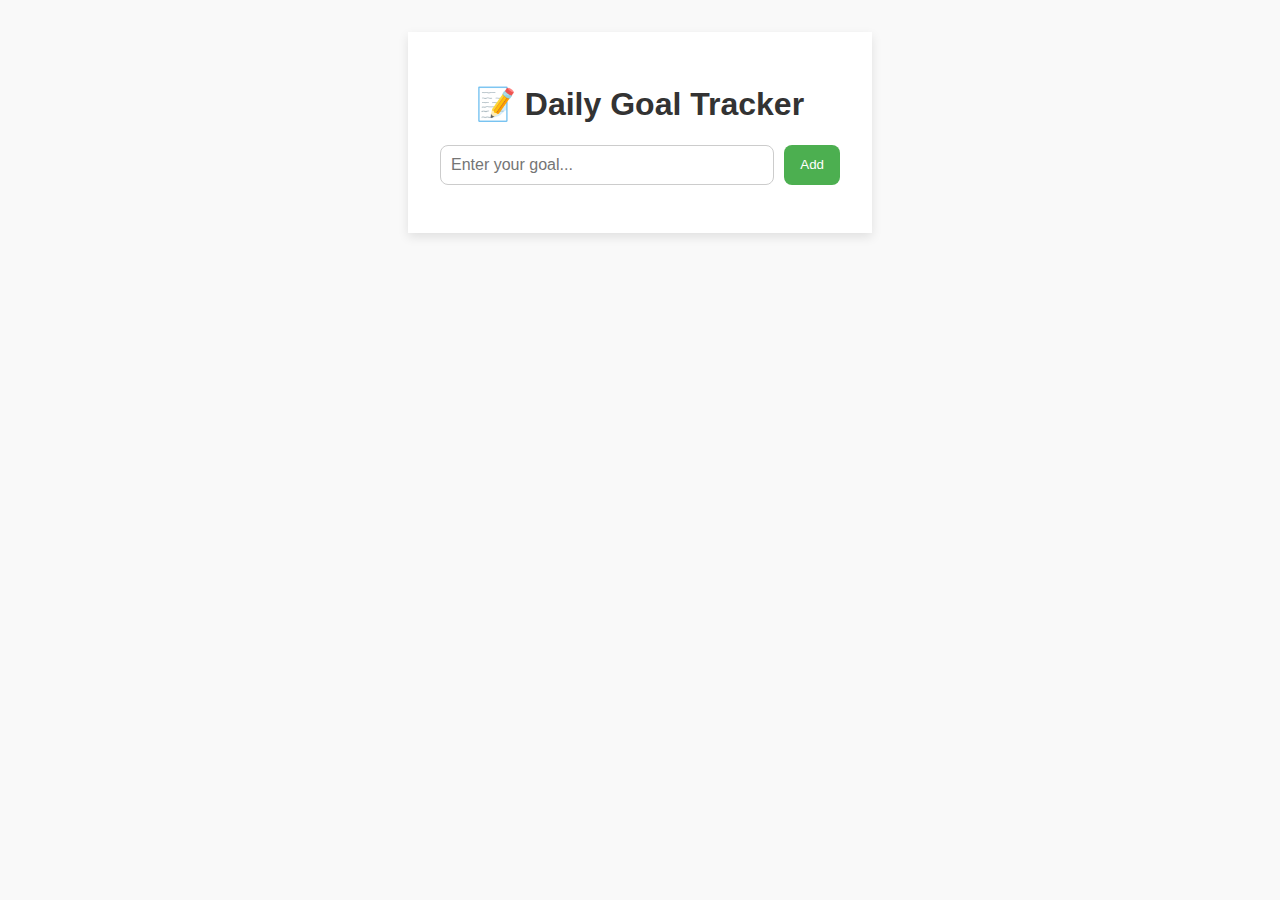
<file: project-01-daily-goal-tracker/index.html>
<!DOCTYPE html>
<html lang="en">

<head>
    <meta charset="UTF-8">
    <meta name="viewport" content="width=device-width, initial-scale=1.0">
    <title>Daily Goal Tracker</title>
    <link href="style.css" rel="stylesheet">
</head>

<body>
    <div class="container">
        <h1>📝 Daily Goal Tracker</h1>
        <div class="input-section">
            <input type="text" id="goal-input" placeholder="Enter your goal...">
            <button id="add-btn">Add</button>
        </div>
        <ul id="goal-list">
        </ul>
    </div>

    <script src="script.js"></script>
</body>

</html>
</file>
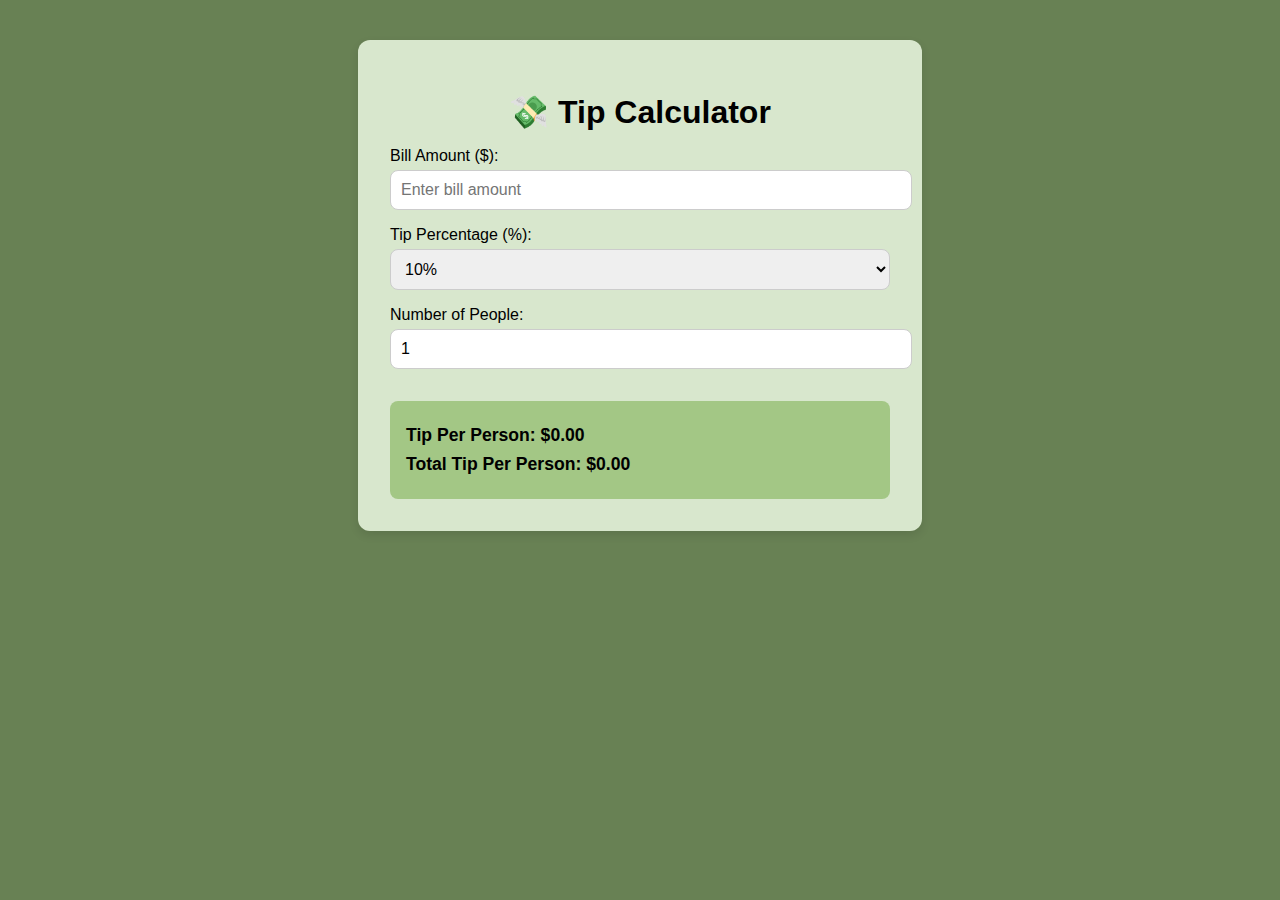
<file: project-02-tip-calculator/index.html>
<!DOCTYPE html>
<html lang="en">

<head>
    <meta charset="UTF-8">
    <meta name="viewport" content="width=device-width, initial-scale=1.0">
    <title>Tip Calculator</title>
    <link href="style.css" rel="stylesheet">
</head>

<body>
    <div class="container">
        <h1>💸 Tip Calculator</h1>
       
        <label for="bill">Bill Amount ($):</label>
        <input type="number" id="bill" placeholder="Enter bill amount">

        <label for="tip">Tip Percentage (%):</label>
        <select id="tip">
            <option value="5">5%</option>
            <option value="10" selected>10%</option>
            <option value="15">15%</option>
            <option value="20">20%</option>
        </select>

        <label for="people">Number of People:</label>
        <input type="number" id="people" value="1" min="1">

        <div class="result">
            <p>Tip Per Person: <span id="tip-amount">$0.00</span></p>
            <p>Total Tip Per Person: <span id="total-amount">$0.00</span></p>
        </div>
    </div>

    <script src="script.js"></script>
</body>

</html>
</file>
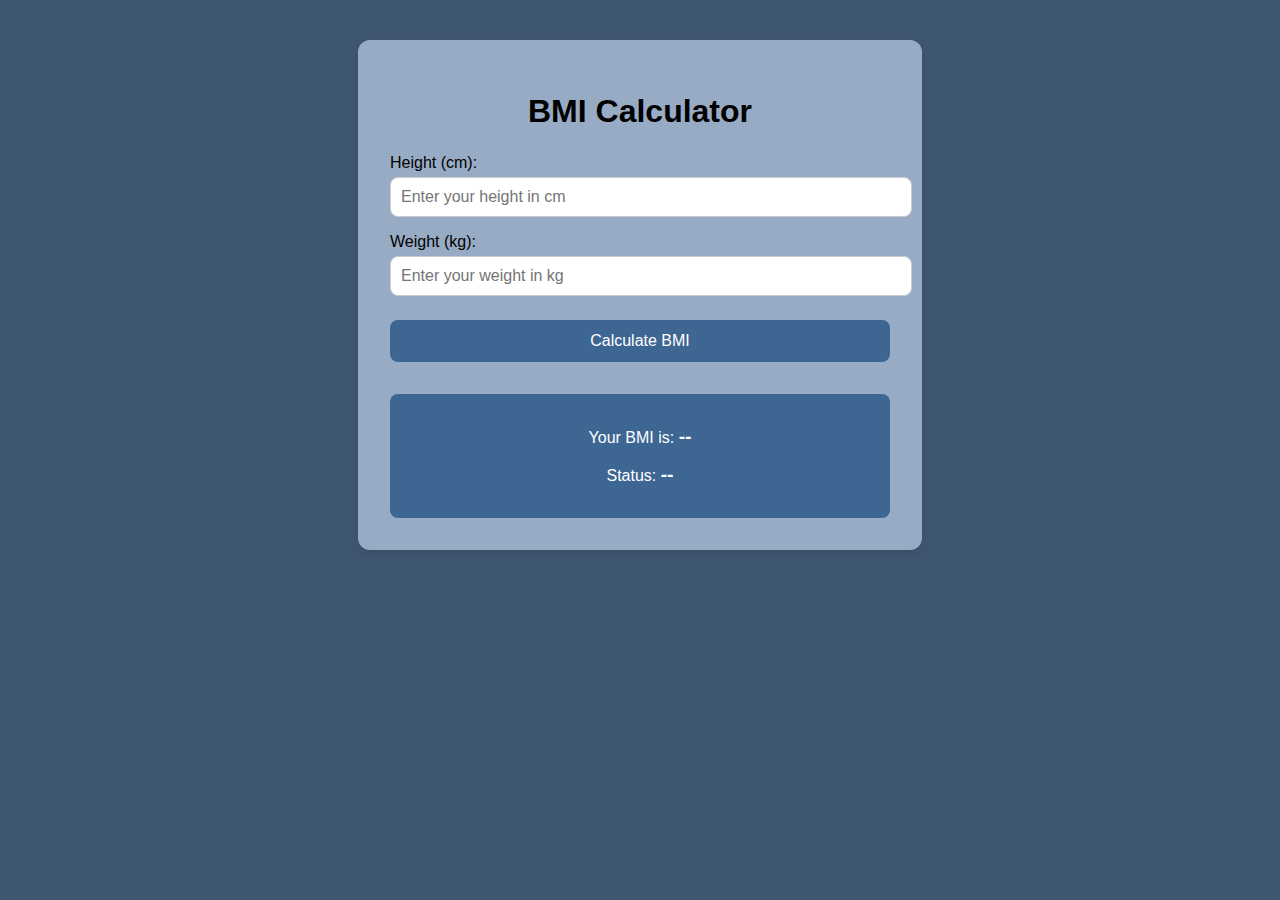
<file: project-03-bmi-calculator/index.html>
<!DOCTYPE html>
<html lang="en">

<head>
    <meta charset="UTF-8">
    <meta name="viewport" content="width=device-width, initial-scale=1.0">
    <title>BMI Calculator</title>
    <link href="style.css" rel="stylesheet">
</head>

<body>
    <div class="container">
        <h1>BMI Calculator</h1>
    
        <label for="height">Height (cm):</label>
        <input type="number" id="height" placeholder="Enter your height in cm" />
    
        <label for="weight">Weight (kg):</label>
        <input type="number" id="weight" placeholder="Enter your weight in kg" />
    
        <button id="calculate">Calculate BMI</button>
    
        <div class="result">
            <p>Your BMI is: <span id="bmi-value">--</span></p>
            <p>Status: <span id="bmi-status">--</span></p>
        </div>
    <script src="script.js"></script>
</body>

</html>
</file>
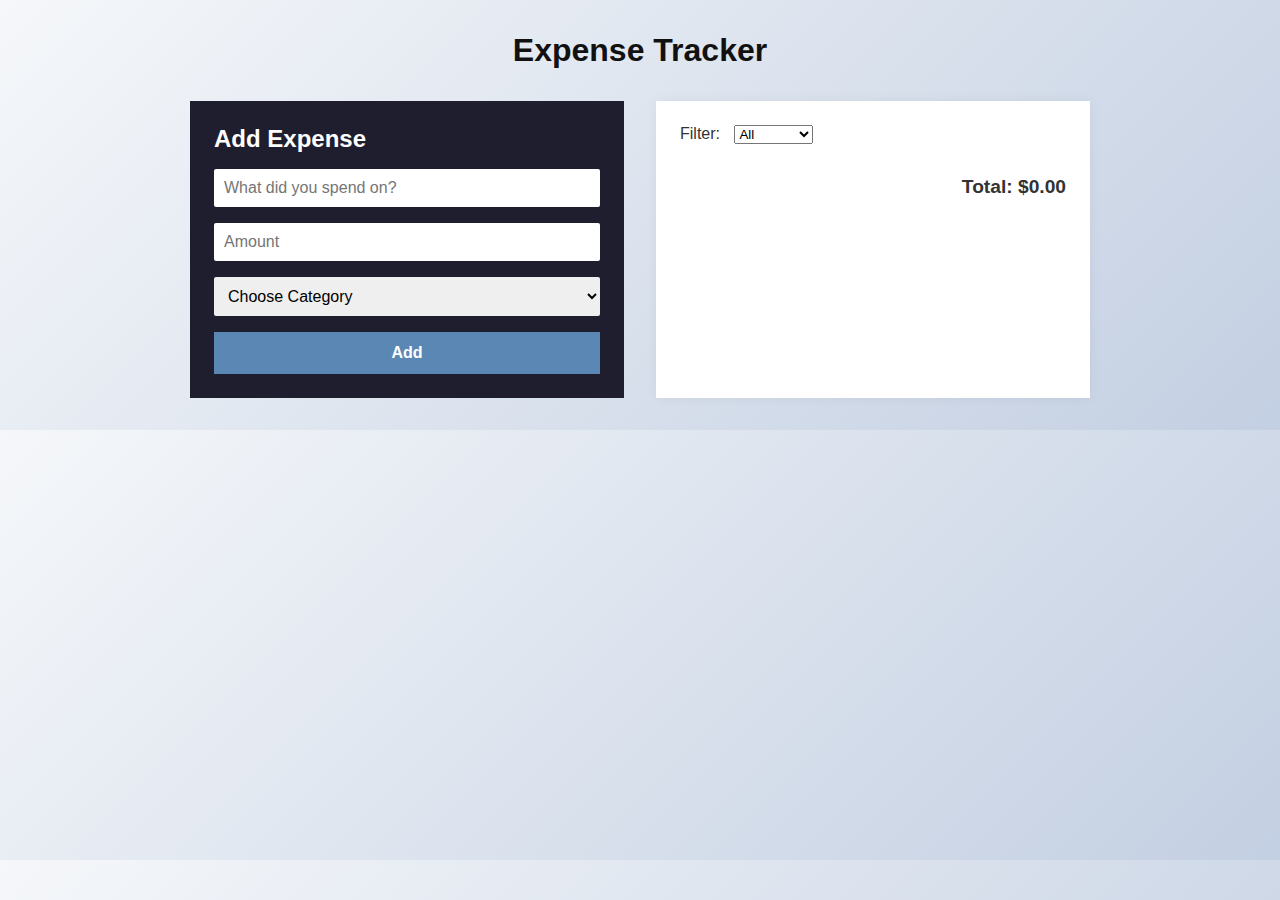
<file: project-04-expense-tracker/index.html>
<!DOCTYPE html>
<html lang="en">

<head>
    <meta charset="UTF-8">
    <meta name="viewport" content="width=device-width, initial-scale=1.0">
    <title>Expense Tracker</title>
    <link rel="stylesheet" href="style.css" />
</head>

<body>
    <div class="app">
        <h1>Expense Tracker</h1>

        <div class="tracker">
            <div class="input-section">
                <h2>Add Expense</h2>
                <input type="text" id="desc" placeholder="What did you spend on?">
                <input type="number" id="amount" placeholder="Amount">
                <select id="category">
                    <option value="">Choose Category</option>
                    <option value="Food">Food</option>
                    <option value="Travel">Travel</option>
                    <option value="Shopping">Shopping</option>
                    <option value="Other">Other</option>
                </select>
                <button id="add">Add</button>
            </div>

            <div class="output-section">
                <div class="filter-bar">
                    <label for="filter">Filter:</label>
                    <select id="filter">
                        <option value="All">All</option>
                        <option value="Food">Food</option>
                        <option value="Travel">Travel</option>
                        <option value="Shopping">Shopping</option>
                        <option value="Other">Other</option>
                    </select>
                </div>

                <ul id="expense-list"></ul>

                <div class="total-display">
                    Total: <span id="total-amount">$0.00</span>
                </div>
            </div>
        </div>
    </div>
    <script src="script.js"></script>
</body>

</html>
</file>
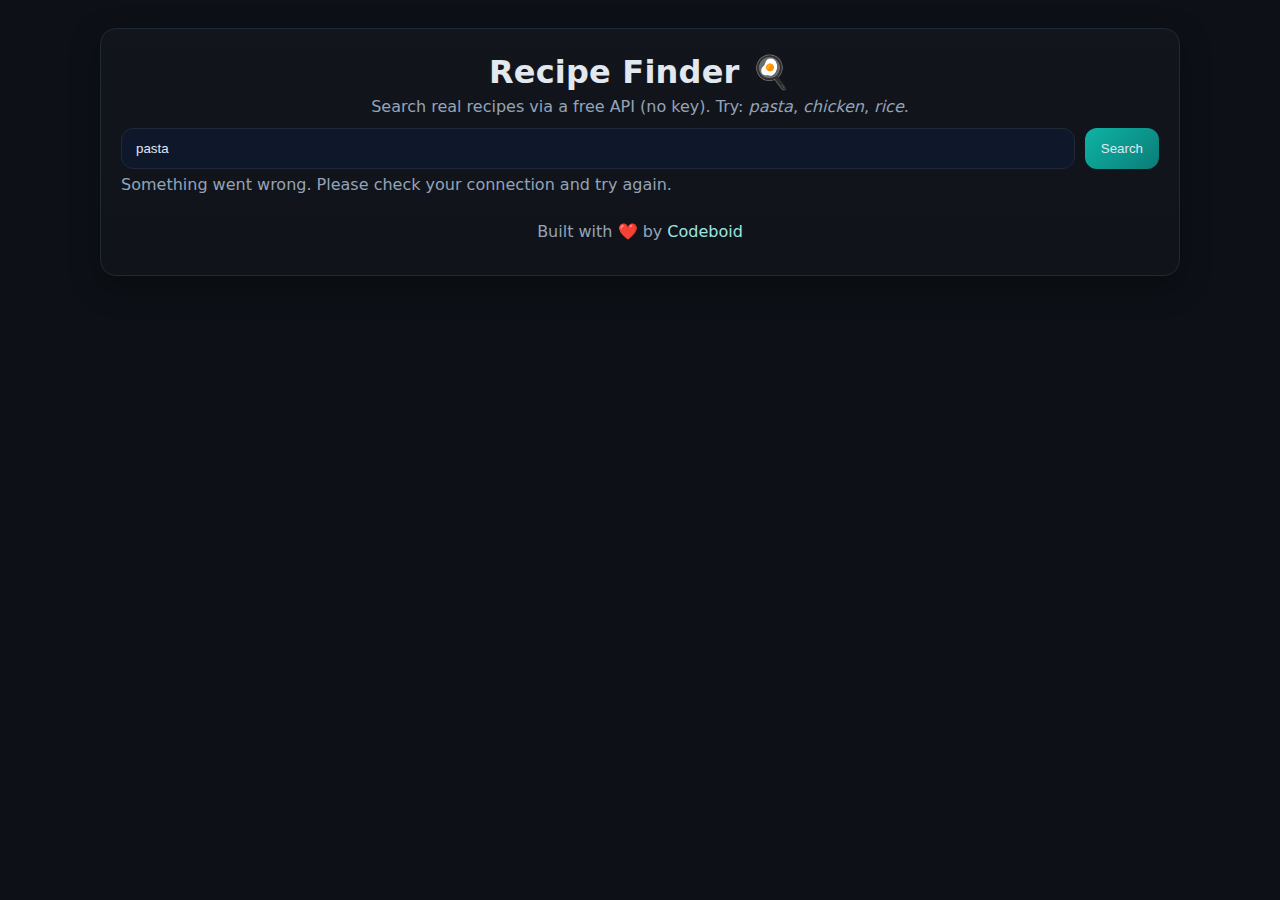
<file: recipe-finder/index.html>
<!DOCTYPE html>
<html lang="en">

<head>
    <meta charset="UTF-8" />
    <meta name="viewport" content="width=device-width, initial-scale=1" />
    <title>Recipe Finder — Codeboid</title>
    <link rel="stylesheet" href="style.css" />
</head>

<body>
    <main class="container">
        <header class="header">
            <h1>Recipe Finder 🍳</h1>
            <p class="sub">Search real recipes via a free API (no key). Try: <em>pasta</em>, <em>chicken</em>,
                <em>rice</em>.</p>
        </header>

        <form id="searchForm" class="search" role="search" aria-label="Recipe search">
            <label for="q" class="sr-only">Search recipes</label>
            <input id="q" name="q" type="search" placeholder="Search recipes (e.g., pasta)" autocomplete="off" />
            <button class="btn primary" type="submit">Search</button>
        </form>

        <p id="status" class="status" aria-live="polite"></p>

        <section id="results" class="grid" aria-label="Search results">
            <!-- Cards render here -->
        </section>

        <footer class="footer">
            <p>Built with ❤️ by <a href="https://codeboid.com" target="_blank" rel="noopener">Codeboid</a></p>
        </footer>
    </main>

    <script src="script.js"></script>
</body>

</html>
</file>
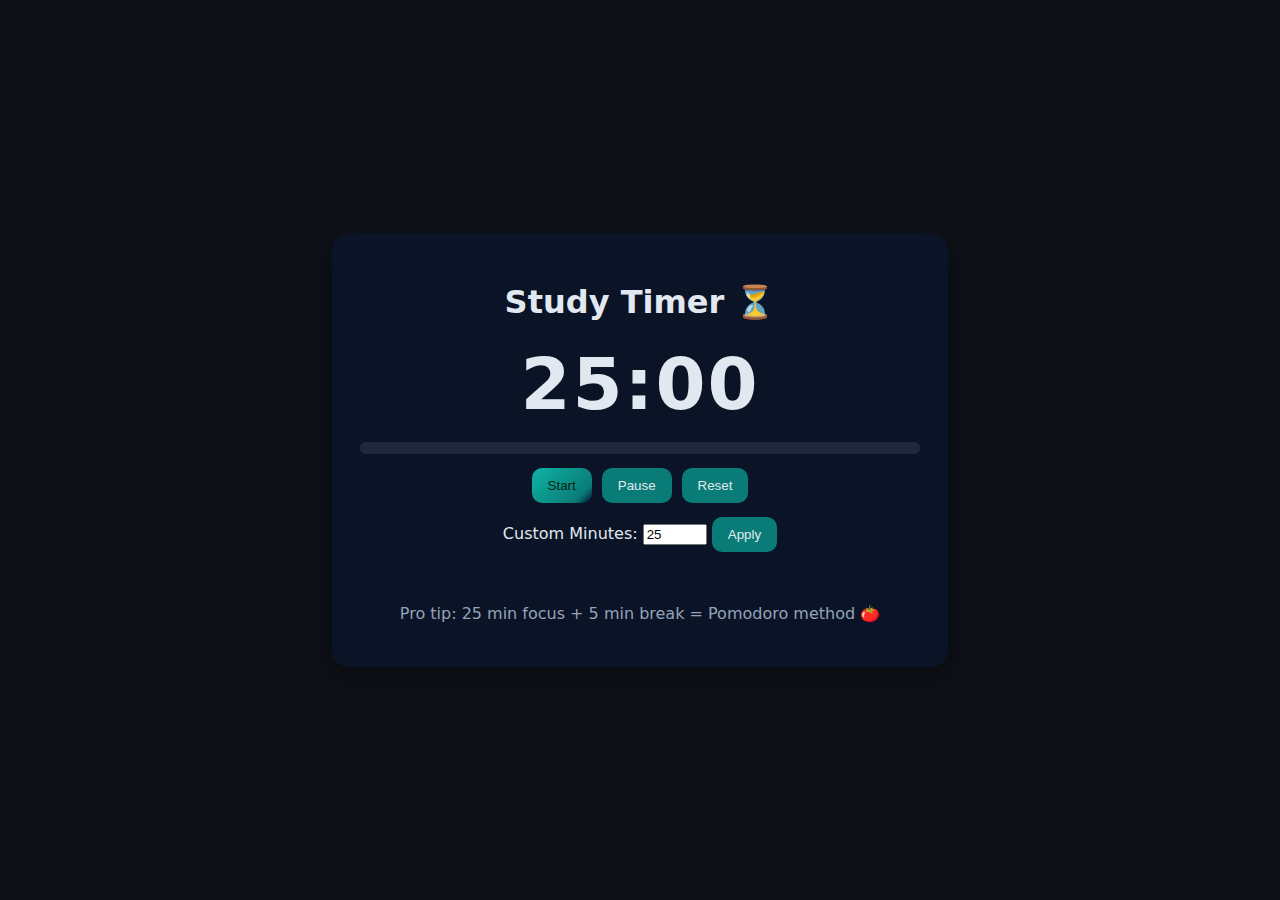
<file: study-timer/index.html>
<!DOCTYPE html>
<html lang="en">

<head>
    <meta charset="UTF-8" />
    <meta name="viewport" content="width=device-width, initial-scale=1.0" />
    <title>Study Timer</title>
    <link rel="stylesheet" href="style.css" />
</head>

<body>
    <main class="container">
        <h1>Study Timer ⏳</h1>

        <div id="timer">25:00</div>

        <div class="progress">
            <div class="bar" id="bar"></div>
        </div>

        <div class="controls">
            <button id="start">Start</button>
            <button id="pause" disabled>Pause</button>
            <button id="reset" disabled>Reset</button>
        </div>

        <div class="custom">
            <label>
                Custom Minutes:
                <input type="number" id="minutes" min="1" max="180" value="25" />
            </label>
            <button id="apply">Apply</button>
        </div>

        <p id="error" class="error"></p>
        <p class="tip">Pro tip: 25 min focus + 5 min break = Pomodoro method 🍅</p>

        <audio id="ding" src="https://actions.google.com/sounds/v1/alarms/beep_short.ogg" preload="auto"></audio>
    </main>

    <script src="script.js"></script>
</body>

</html>
</file>
<file: project-01-daily-goal-tracker/style.css>
body {
    font-family: 'Segoe UI', Tahoma, Geneva, Verdana, sans-serif;
    background-color: #f9f9f9;
    margin: 0;
    padding: 2rem;
    display: flex;
    justify-content: center;
}

.container {
    background-color: white;
    padding: 2rem;
    width: 100%;
    max-width: 400px;
    box-shadow: 0 4px 10px rgba(0, 0, 0, 0.1);
}

h1 {
    text-align: center;
    color: #333;
}

.input-section {
    display: flex;
    gap: 10px;
    margin-bottom: 1rem;
}

input {
    flex: 1;
    padding: 10px;
    font-size: 1rem;
    border: 1px solid #ccc;
    border-radius: 8px;
}

button {
    padding: 10px 16px;
    background-color: #4caf50;
    color: white;
    border: none;
    border-radius: 8px;
    cursor: pointer;
}

button:hover {
    background-color: #45a049;
}

ul {
    list-style: none;
    padding: 0;
}

li {
    background-color: #f1f1f1;
    padding: 10px;
    margin-bottom: 8px;
    border-radius: 8px;
    display: flex;
    justify-content: space-between;
    align-items: center;
}

li.completed {
    text-decoration: line-through;
    color: gray;
}

li button {
    background-color: #ff4d4d;
    padding: 6px 10px;
    border: none;
    border-radius: 6px;
    color: white;
    cursor: pointer;
}

li button:hover {
    background-color: #e60000;
}
</file>
<file: project-02-tip-calculator/style.css>
body {
    font-family: 'Segoe UI', sans-serif;
    background-color: #688154;
    padding: 2rem;
    display: flex;
    justify-content: center;
}

.container {
    background: #d8e7cd;
    padding: 2rem;
    border-radius: 12px;
    max-width: 500px;
    width: 100%;
    box-shadow: 0 4px 10px rgba(0, 0, 0, 0.1);
}

h1 {
    margin-bottom: 1rem;
    text-align: center;
}

label {
    display: block;
    margin-top: 1rem;
    font-weight: 500;
}

input,
select {
    width: 100%;
    padding: 10px;
    margin-top: 5px;
    border-radius: 8px;
    border: 1px solid #ccc;
    font-size: 1rem;
}

.result {
    margin-top: 2rem;
    padding: 1rem;
    background: #a3c785;
    border-radius: 8px;
}

.result p {
    margin: 0.5rem 0;
    font-weight: bold;
    font-size: 1.1rem;
}
</file>
<file: project-03-bmi-calculator/style.css>
body {
    font-family: 'Segoe UI', sans-serif;
    background: #405770;
    padding: 2rem;
    display: flex;
    justify-content: center;
}

.container {
    background: #98abc4;
    padding: 2rem;
    max-width: 500px;
    width: 100%;
    border-radius: 12px;
    box-shadow: 0 4px 12px rgba(0, 0, 0, 0.1);
}

h1 {
    text-align: center;
    margin-bottom: 1.5rem;
}

label {
    display: block;
    margin-top: 1rem;
    font-weight: 500;
}

input {
    width: 100%;
    padding: 10px;
    margin-top: 5px;
    font-size: 1rem;
    border: 1px solid #ccc;
    border-radius: 8px;
}

button {
    width: 100%;
    padding: 12px;
    background: #3e6693;
    color: white;
    border: none;
    border-radius: 8px;
    margin-top: 1.5rem;
    font-size: 1rem;
    cursor: pointer;
    transition: background 0.3s ease;
}

button:hover {
    background: #2b588d;
}

.result {
    margin-top: 2rem;
    padding: 1rem;
    background: #3e6693;
    border-radius: 8px;
    text-align: center;
    color: white;
}

.result span {
    font-weight: bold;
    font-size: 1.2rem;
}
</file>
<file: project-04-expense-tracker/style.css>
* {
    box-sizing: border-box;
    margin: 0;
    padding: 0;
}

body {
    font-family: 'Trebuchet MS', 'Lucida Sans Unicode', 'Lucida Grande', 'Lucida Sans', Arial, sans-serif;
    background: linear-gradient(135deg, #f5f7fa, #c3cfe2);
    padding: 2rem;
    color: #333;
}

h1 {
    text-align: center;
    margin-bottom: 2rem;
    color: #111;
}

.tracker {
    display: flex;
    gap: 2rem;
    max-width: 900px;
    margin: 0 auto;
    flex-wrap: wrap;
}

.input-section {
    background-color: #1e1e2f;
    color: white;
    padding: 1.5rem;
    flex: 1;
    min-width: 280px;
}

.input-section h2 {
    margin-bottom: 1rem;
    font-size: 1.5rem;
}

.input-section input, .input-section select {
    width: 100%;
    padding: 10px;
    margin-bottom: 1rem;
    border: none;
    border-radius: 2px;
    font-size: 1rem;
}

.input-section button {
    width: 100%;
    padding: 12px;
    font-size: 1rem;
    background-color: #5a87b4;
    border: none;
    color: white;
    cursor: pointer;
    transition: 0.3s ease;
    font-weight: bold;
}

.input-section button:hover{
    background-color: #4c749b;
}

.output-section {
    background-color: white;
    padding: 1.5rem;
    flex: 1;
    min-width: 280px;
    box-shadow: 0 0 12px rgba(0, 0, 0, 0.05);
}

.filter-bar {
    margin-bottom: 1rem;
}

.filter-bar label {
    font-weight: 500;
    margin-right: 10px;
}

#expense-list {
    list-style: none;
    max-height: 280px;
    overflow-y: auto;
    margin-bottom: 1rem;
}

#expense-list li {
    background-color: #f3f3f3;
    margin-bottom: 0.5rem;
    padding: 10px;
    border-radius: 5px;
    display: flex;
    justify-content: space-between;
}

.total-display {
    font-size: 1.2rem;
    font-weight: bold;
    text-align: right;
}
</file>
<file: recipe-finder/style.css>
:root {
    --teal-1: #0EB4A5;
    --teal-2: #00123A;
    --bg: #0D1117;
    --card: #0B1426;
    --line: #1F2937;
    --fg: #E2E8F0;
    --muted: #94A3B8;
    --accent: linear-gradient(135deg, var(--teal-1), #0A7C77);
    --radius: 16px;
    --shadow: 0 10px 30px rgba(0, 0, 0, .35);
}

* {
    box-sizing: border-box
}

html,
body {
    height: 100%
}

body {
    margin: 0;
    background: var(--bg);
    color: var(--fg);
    font-family: Inter, system-ui, -apple-system, Segoe UI, Roboto, Arial, sans-serif;
    display: grid;
    place-items: start center;
}

.container {
    width: min(1080px, 94vw);
    margin: 28px 0 40px;
    background: linear-gradient(180deg, rgba(255, 255, 255, .02), rgba(255, 255, 255, .01));
    border: 1px solid var(--line);
    border-radius: var(--radius);
    box-shadow: var(--shadow);
    padding: 24px 20px 18px;
}

.header {
    text-align: center;
}

h1 {
    margin: 0;
    font-weight: 800;
    letter-spacing: .2px;
}

.sub {
    color: var(--muted);
    margin: 6px 0 12px;
}

.search {
    display: grid;
    grid-template-columns: 1fr auto;
    gap: 10px;
    margin: 10px 0 6px;
}

.search input {
    padding: 12px 14px;
    border-radius: 12px;
    border: 1px solid var(--line);
    background: #0F172A;
    color: var(--fg);
    outline: none;
}

.btn {
    border: 1px solid var(--line);
    background: #0F172A;
    color: var(--fg);
    padding: 10px 16px;
    border-radius: 12px;
    cursor: pointer;
    transition: transform .06s ease, opacity .2s ease;
}

.btn:hover {
    transform: translateY(-1px);
    opacity: .95;
}

.btn.primary {
    background: var(--accent);
    border: 0;
}

.status {
    min-height: 1.2em;
    color: var(--muted);
    margin: 6px 0 12px;
}

.grid {
    display: grid;
    grid-template-columns: repeat(auto-fill, minmax(240px, 1fr));
    gap: 14px;
}

.card {
    background: var(--card);
    border: 1px solid var(--line);
    border-radius: 14px;
    overflow: hidden;
    display: flex;
    flex-direction: column;
}

.card img {
    width: 100%;
    height: 160px;
    object-fit: cover;
    display: block;
}

.card .body {
    padding: 12px 12px 14px;
    display: grid;
    gap: 8px;
}

.card h3 {
    margin: 0;
    font-size: 1.05rem;
}

.meta {
    color: #A1AEC6;
    font-size: .9rem;
}

.ingredients {
    color: #CBD5E1;
    font-size: .95rem;
}

.actions {
    display: flex;
    gap: 8px;
    margin-top: 6px;
    flex-wrap: wrap;
}

.actions a,
.actions button {
    border: 1px solid var(--line);
    background: #0F172A;
    color: #9AE6E2;
    padding: 8px 10px;
    border-radius: 10px;
    text-decoration: none;
    cursor: pointer;
}

.actions a:hover,
.actions button:hover {
    opacity: .95;
    transform: translateY(-1px);
}

.footer {
    text-align: center;
    color: var(--muted);
    margin-top: 16px;
}

.footer a {
    color: #9AE6E2;
    text-decoration: none;
}

.footer a:hover {
    text-decoration: underline;
}

.sr-only {
    position: absolute;
    width: 1px;
    height: 1px;
    padding: 0;
    margin: -1px;
    overflow: hidden;
    clip: rect(0, 0, 0, 0);
    border: 0;
}
</file>
<file: study-timer/style.css>
:root {
    --teal-start: #0EB4A5;
    --teal-end: #00123A;
    --bg: #0D1117;
    --fg: #E2E8F0;
    --muted: #94A3B8;
    --accent: linear-gradient(135deg, var(--teal-start), #0A7C77 80%, var(--teal-end));
}

body {
    margin: 0;
    background: var(--bg);
    color: var(--fg);
    font-family: system-ui, -apple-system, Segoe UI, Roboto, Helvetica, Arial, sans-serif;
    display: flex;
    align-items: center;
    justify-content: center;
    min-height: 100vh;
}

.container {
    width: min(560px, 92vw);
    background: #0B1426;
    border-radius: 16px;
    padding: 28px;
    text-align: center;
    box-shadow: 0 10px 30px rgba(0, 0, 0, .35);
}

#timer {
    font-size: 72px;
    font-weight: 800;
    letter-spacing: 2px;
    margin: 16px 0;
}

.progress {
    width: 100%;
    height: 12px;
    background: #1e293b;
    border-radius: 999px;
    overflow: hidden;
    margin: 12px 0;
}

.bar {
    height: 100%;
    width: 0%;
    background: var(--accent);
    transition: width .2s linear;
}

.controls {
    display: flex;
    gap: 10px;
    justify-content: center;
    margin: 14px 0;
}

button {
    border: none;
    padding: 10px 16px;
    border-radius: 10px;
    background: #0A7C77;
    color: var(--fg);
    cursor: pointer;
}

button:hover {
    transform: translateY(-1px);
    opacity: .95;
}

#start {
    background: var(--accent);
    color: #06230f;
}

.error {
    color: #f87171;
    min-height: 1.2em;
}

.tip {
    color: var(--muted);
    margin-top: 12px;
}
</file>
